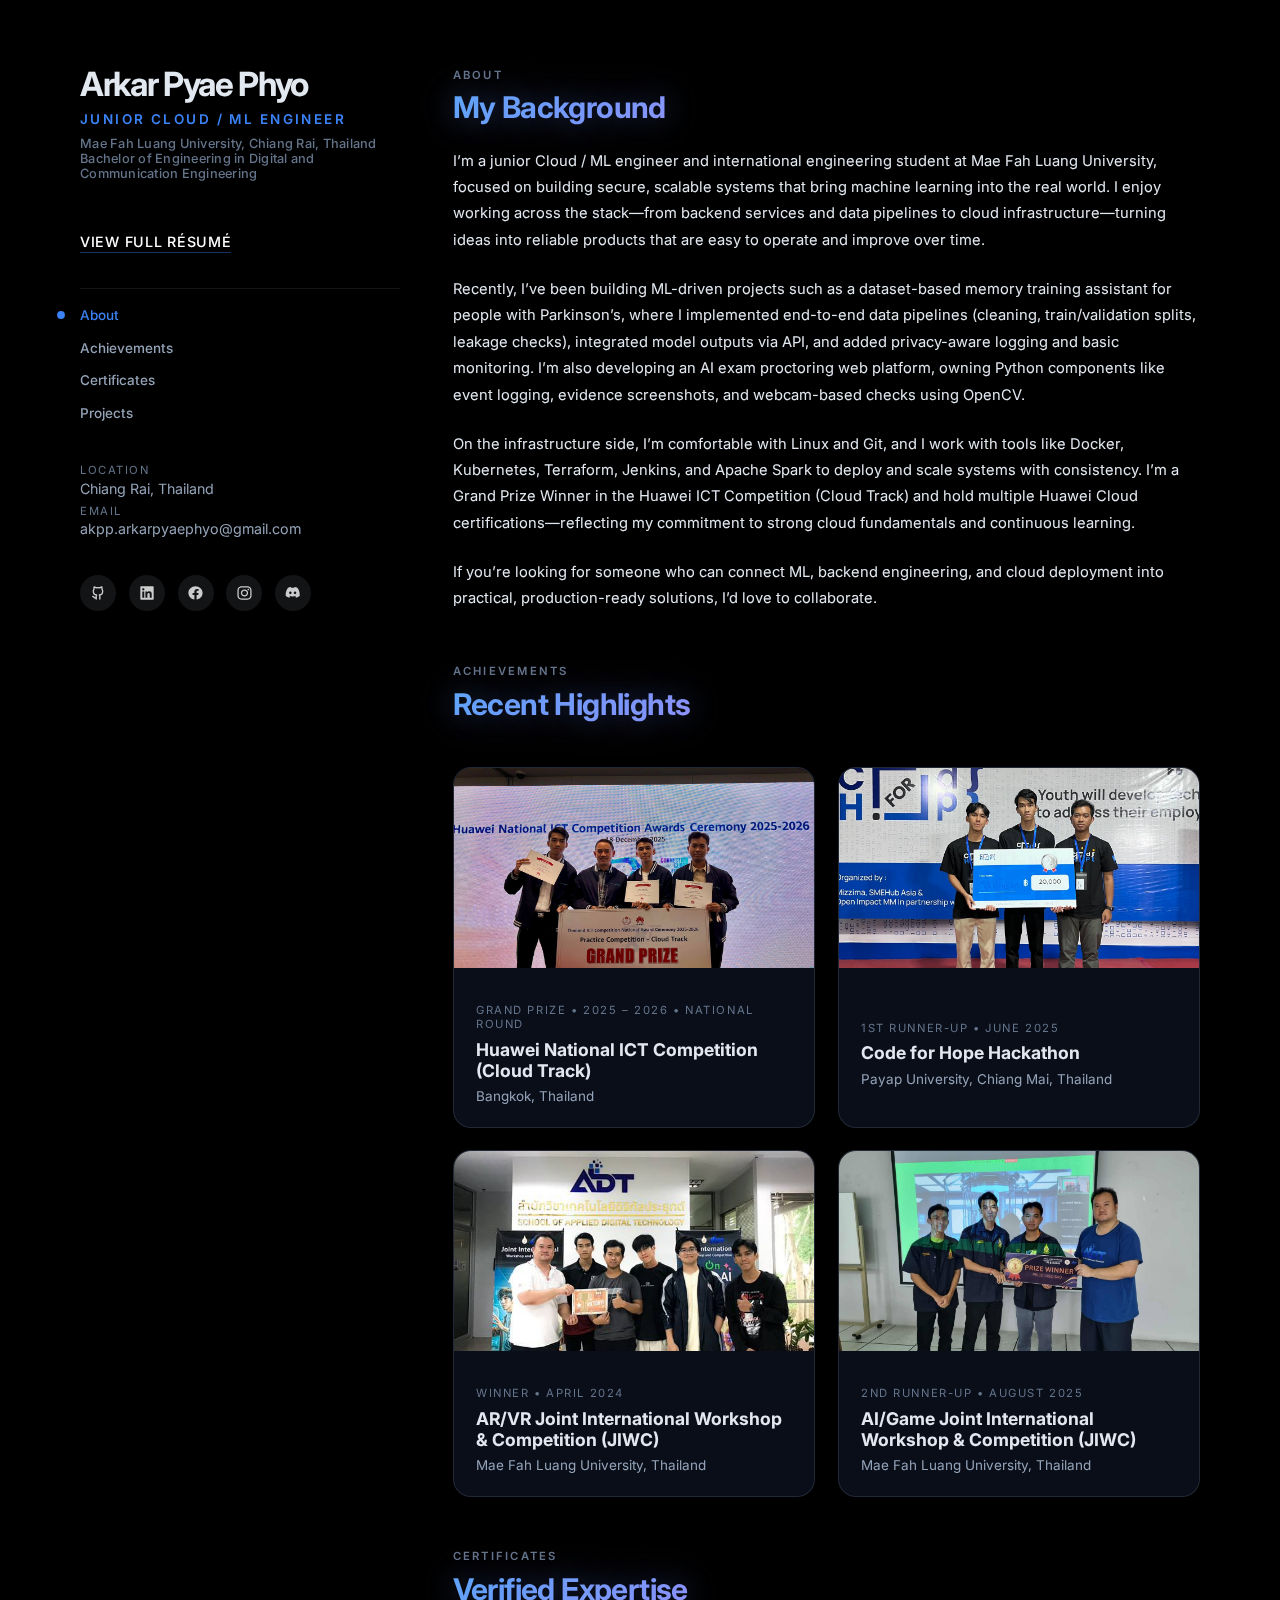
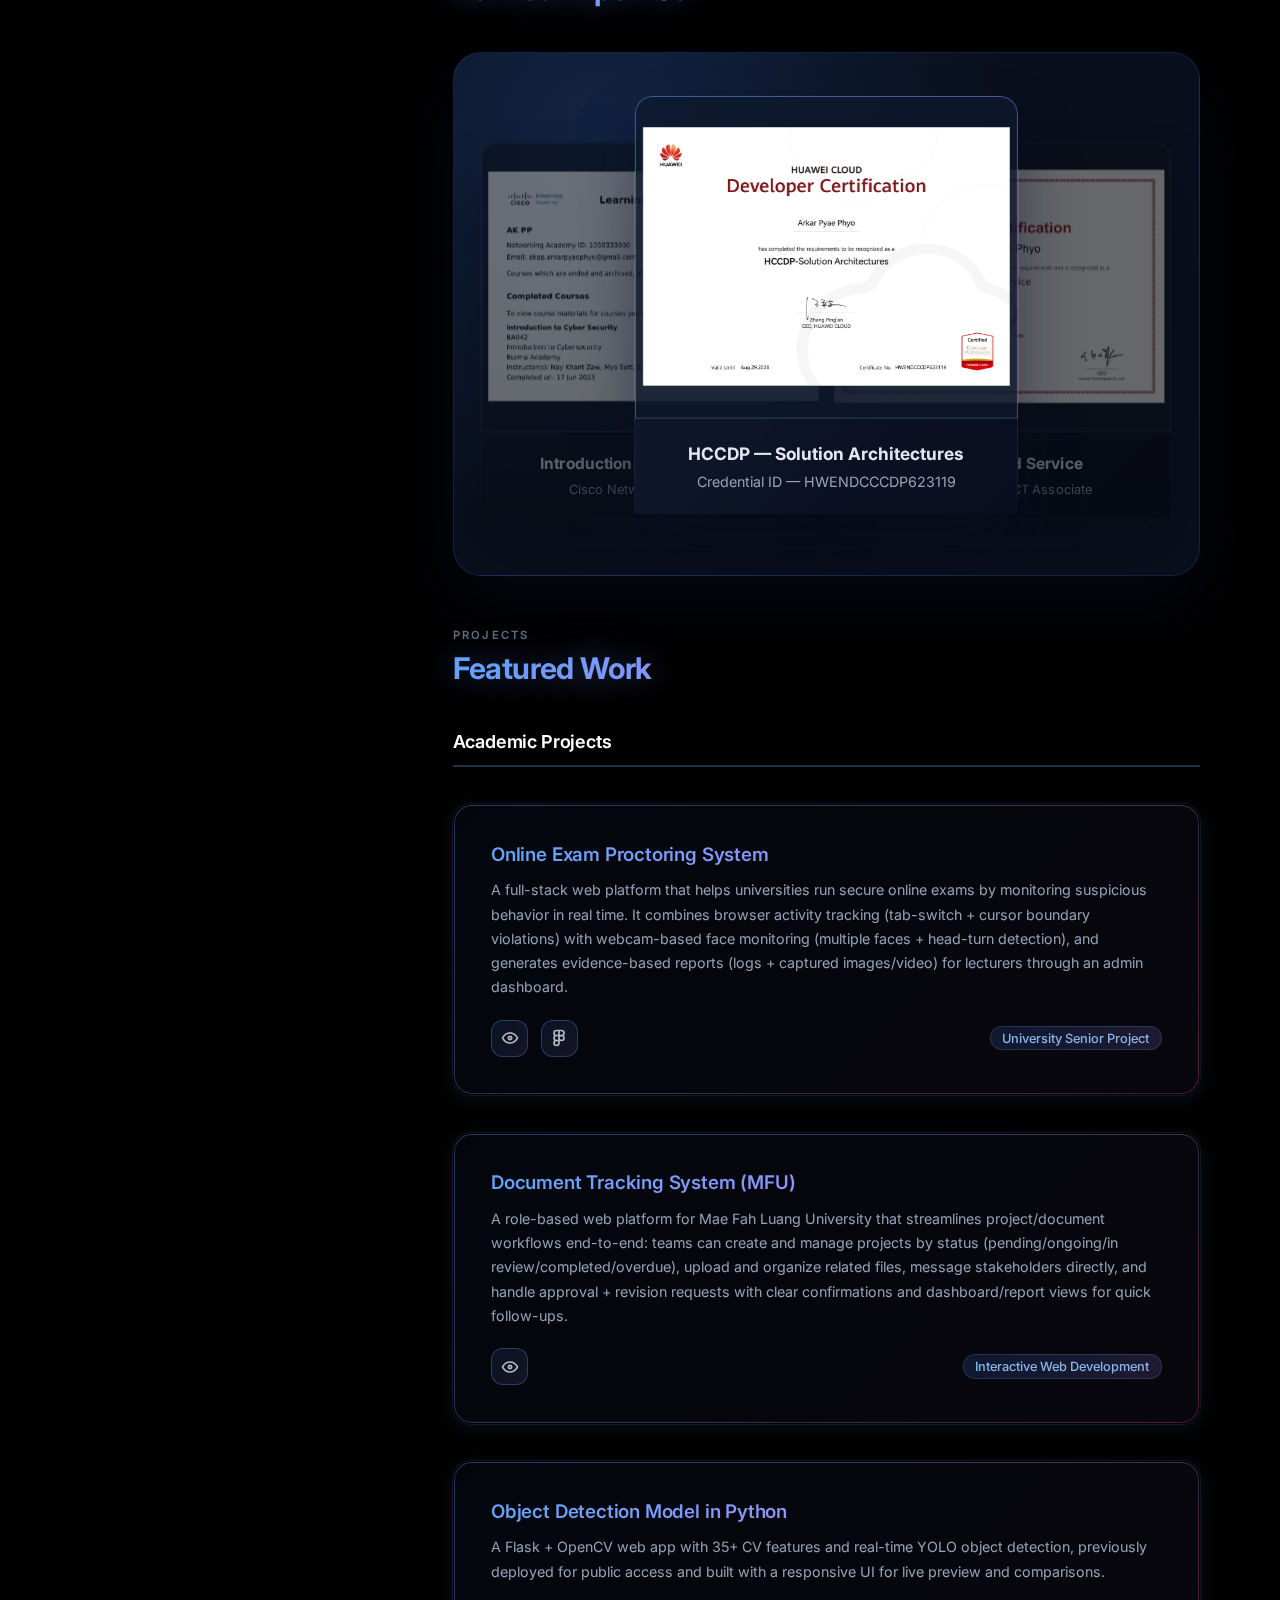
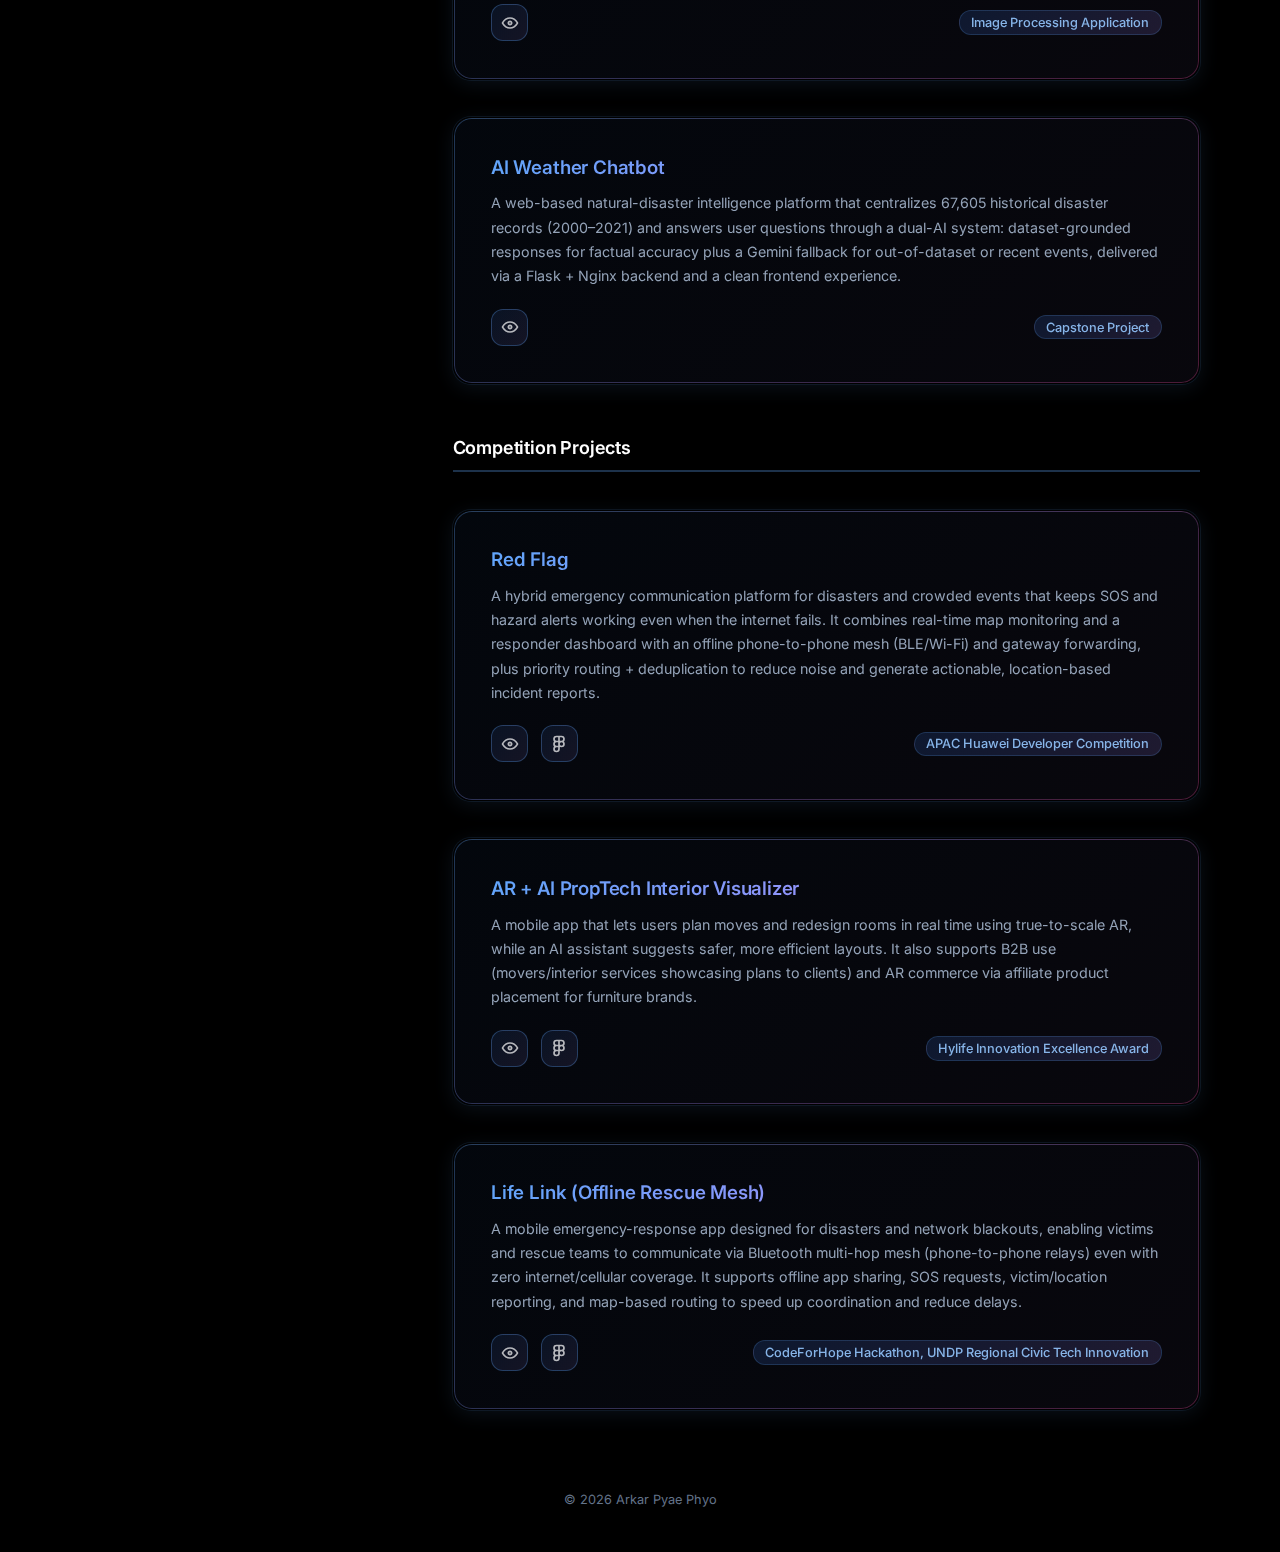
<file: index.html>
<!DOCTYPE html>
<html lang="en">
<head>
    <meta charset="UTF-8">
    <meta name="viewport" content="width=device-width, initial-scale=1.0">
    <title>Arkar Pyae Phyo — Cloud Engineer Portfolio</title>
    <meta name="description" content="Portfolio of Arkar Pyae Phyo, a junior cloud and ML engineer focused on building resilient, production-ready systems.">
    <meta name="author" content="Arkar Pyae Phyo">

    <link rel="preconnect" href="https://fonts.googleapis.com">
    <link rel="preconnect" href="https://fonts.gstatic.com" crossorigin>
    <link href="https://fonts.googleapis.com/css2?family=Inter:wght@300;400;500;600;700&display=swap" rel="stylesheet">
    <link rel="stylesheet" href="https://cdnjs.cloudflare.com/ajax/libs/font-awesome/6.5.2/css/all.min.css" integrity="sha512-dNMnEf6rjXwzAV/QXp1S8MaqkOawx2UY8ailqXFz3vGN9VOGBev5nYeD1yfknhk+aoCA8DmFumiQJFDaB1zlrw==" crossorigin="anonymous" referrerpolicy="no-referrer" />

    <link rel="icon" type="image/png" href="images/s.png">
    <link rel="stylesheet" href="css/styles.css">
</head>
<body>
    <div class="page-shell">
        <aside class="profile-panel">
            <div class="profile-intro">
                <h1 class="profile-name">Arkar Pyae Phyo</h1>
                <p class="profile-eyebrow">Junior Cloud / ML Engineer</p>
                <p class="profile-subheading">Mae Fah Luang University, Chiang Rai, Thailand  Bachelor of Engineering in Digital and Communication Engineering</p>
            </div>

            <p class="profile-resume-link">
                <a href="#" id="download-cv" class="resume-link">View Full Résumé</a>
            </p>

            <nav class="section-nav" aria-label="Section navigation">
                <a class="nav-link active" href="#about">About</a>
                <a class="nav-link" href="#achievements">Achievements</a>
                <a class="nav-link" href="#certificates">Certificates</a>
                <a class="nav-link" href="#projects">Projects</a>
            </nav>

            <div class="profile-meta">
                <div class="meta-item">
                    <span class="meta-label">Location</span>
                    <span class="meta-value">Chiang Rai, Thailand</span>
                </div>
                <div class="meta-item">
                    <span class="meta-label">Email</span>
                    <a class="meta-value" href="mailto:akpp.arkarpyaephyo@gmail.com">akpp.arkarpyaephyo@gmail.com</a>
                </div>
            </div>

            <div class="social-links" aria-label="Social links">
                <a href="https://github.com/Arkar-Pyae-Phyo" aria-label="GitHub">
                    <img src="svg/github.svg" alt="GitHub">
                </a>
                <a href="https://www.linkedin.com/in/arkar-pyae-phyo" aria-label="LinkedIn">
                    <img src="svg/linkedin.svg" alt="LinkedIn">
                </a>
                <a href="https://www.facebook.com/arkar.pyae.phyo.694912" aria-label="Facebook">
                    <img src="svg/facebook.svg" alt="Facebook">
                </a>
                <a href="https://www.instagram.com/akpp_11trackk/" aria-label="Instagram">
                    <img src="svg/instagram.svg" alt="Instagram">
                </a>
                <a href="https://discord.com/users/1193816675175366671" aria-label="Discord">
                    <img src="svg/discord.svg" alt="Discord">
                </a>
            </div>
        </aside>

        <main class="content-area">
            <section id="about" class="panel panel-plain" aria-label="About">
                <div class="panel-heading">
                    <span class="panel-tag">About</span>
                    <h2>My Background</h2>
                </div>
                <div class="panel-body about-copy">
                    <p>I’m a junior Cloud / ML engineer and international engineering student at Mae Fah Luang University, focused on building secure, scalable systems that bring machine learning into the real world. I enjoy working across the stack—from backend services and data pipelines to cloud infrastructure—turning ideas into reliable products that are easy to operate and improve over time.</p>

                    <p>Recently, I’ve been building ML-driven projects such as a dataset-based memory training assistant for people with Parkinson’s, where I implemented end-to-end data pipelines (cleaning, train/validation splits, leakage checks), integrated model outputs via API, and added privacy-aware logging and basic monitoring. I’m also developing an AI exam proctoring web platform, owning Python components like event logging, evidence screenshots, and webcam-based checks using OpenCV.</p>

                    <p>On the infrastructure side, I’m comfortable with Linux and Git, and I work with tools like Docker, Kubernetes, Terraform, Jenkins, and Apache Spark to deploy and scale systems with consistency. I’m a Grand Prize Winner in the Huawei ICT Competition (Cloud Track) and hold multiple Huawei Cloud certifications—reflecting my commitment to strong cloud fundamentals and continuous learning.</p>

                    <p>If you’re looking for someone who can connect ML, backend engineering, and cloud deployment into practical, production-ready solutions, I’d love to collaborate.</p>
                </div>
            </section>

            <section id="achievements" class="panel panel-borderless" aria-labelledby="achievements-title">
                <div class="panel-heading">
                    <span class="panel-tag">Achievements</span>
                    <h2 id="achievements-title">Recent Highlights</h2>
                </div>
                <div class="achievements-grid">
                    <article class="achievement-card">
                        <div class="achievement-media">
                            <img src="images/huawei.jpg" alt="Huawei National ICT Competition Grand Prize" loading="lazy">
                        </div>
                        <div class="achievement-content">
                            <span class="achievement-meta">Grand Prize • 2025 – 2026 • National Round</span>
                            <h3>Huawei National ICT Competition (Cloud Track)</h3>
                            <p class="achievement-location">Bangkok, Thailand</p>
                        </div>
                    </article>

                    <article class="achievement-card">
                        <div class="achievement-media">
                            <img src="images/photo_2025-09-12_18-47-09.jpg" alt="Code for Hope Hackathon 1st Runner Up" loading="lazy">
                        </div>
                        <div class="achievement-content">
                            <span class="achievement-meta">1st Runner-Up • June 2025</span>
                            <h3>Code for Hope Hackathon</h3>
                            <p class="achievement-location">Payap University, Chiang Mai, Thailand</p>
                        </div>
                    </article>

                    <article class="achievement-card">
                        <div class="achievement-media">
                            <img src="images/photo_2025-09-12_18-47-11.jpg" alt="AR/VR JIWC 2024 Winner" loading="lazy">
                        </div>
                        <div class="achievement-content">
                            <span class="achievement-meta">Winner • April 2024</span>
                            <h3>AR/VR Joint International Workshop &amp; Competition (JIWC)</h3>
                            <p class="achievement-location">Mae Fah Luang University, Thailand</p>
                        </div>
                    </article>

                    <article class="achievement-card">
                        <div class="achievement-media">
                            <img src="images/photo_2025-09-12_18-47-06.jpg" alt="AI/GAME JIWC 2025 Second Runner-Up" loading="lazy">
                        </div>
                        <div class="achievement-content">
                            <span class="achievement-meta">2nd Runner-Up • August 2025</span>
                            <h3>AI/Game Joint International Workshop &amp; Competition (JIWC)</h3>
                            <p class="achievement-location">Mae Fah Luang University, Thailand</p>
                        </div>
                    </article>
                </div>
            </section>

            <section id="certificates" class="panel panel-borderless" aria-labelledby="certificates-title">
                <div class="panel-heading">
                    <span class="panel-tag">Certificates</span>
                    <h2 id="certificates-title">Verified Expertise</h2>
                </div>
                <div class="certificate-carousel" aria-label="Certificate carousel">
                    <div class="carousel-stage">
                        <div class="carousel-track">
                            <article class="certificate-slide active" data-index="0">
                                <div class="certificate-visual">
                                    <img src="images/HCCDP-Solution Architectures.png" alt="HCCDP Solution Architectures certificate" loading="lazy">
                                </div>
                                <div class="certificate-caption">
                                    <h3>HCCDP — Solution Architectures</h3>
                                    <p>Credential ID — HWENDCCCDP623119</p>
                                </div>
                            </article>

                            <article class="certificate-slide" data-index="1">
                                <div class="certificate-visual">
                                    <img src="images/HCIA_Cloud_Service.jpg" alt="HCIA Cloud Service certificate" loading="lazy">
                                </div>
                                <div class="certificate-caption">
                                    <h3>HCIA — Cloud Service</h3>
                                    <p>Huawei Certified ICT Associate</p>
                                </div>
                            </article>

                            <article class="certificate-slide" data-index="2">
                                <div class="certificate-visual">
                                    <img src="images/HCIA_Iot.jpg" alt="HCIA IoT certificate" loading="lazy">
                                </div>
                                <div class="certificate-caption">
                                    <h3>HCIA — IoT</h3>
                                    <p>Huawei Certified ICT Associate</p>
                                </div>
                            </article>

                            <article class="certificate-slide" data-index="3">
                                <div class="certificate-visual">
                                    <img src="images/HCCDA - Cloud Native.png" alt="HCCDA Cloud Native certificate" loading="lazy">
                                </div>
                                <div class="certificate-caption">
                                    <h3>HCCDA — Cloud Native</h3>
                                    <p>Credential ID — HWENDCCNDA030722</p>
                                </div>
                            </article>

                            <article class="certificate-slide" data-index="4">
                                <div class="certificate-visual">
                                    <img src="images/hccda-tech essentials.png" alt="HCCDA Tech Essentials certificate" loading="lazy">
                                </div>
                                <div class="certificate-caption">
                                    <h3>HCCDA — Tech Essentials</h3>
                                    <p>Credential ID — HWDCTEDA731963</p>
                                </div>
                            </article>

                            <article class="certificate-slide" data-index="5">
                                <div class="certificate-visual">
                                    <img src="images/HCCDA Ai.png" alt="HCCDA AI certificate" loading="lazy">
                                </div>
                                <div class="certificate-caption">
                                    <h3>HCCDA — AI</h3>
                                    <p>Credential ID — HWENDCAIDA093639</p>
                                </div>
                            </article>

                            <article class="certificate-slide" data-index="6">
                                <div class="certificate-visual">
                                    <img src="images/HCCDP-Cloud Migration.png" alt="HCCDP Cloud Migration certificate" loading="lazy">
                                </div>
                                <div class="certificate-caption">
                                    <h3>HCCDP — Cloud Migration</h3>
                                    <p>Credential ID — HWENDCCCDP770815</p>
                                </div>
                            </article>

                            <article class="certificate-slide" data-index="7">
                                <div class="certificate-visual">
                                    <img src="images/Cybersecurity_Foundation_Student_Certificate (1)_page-0001.jpg" alt="Cybersecurity Foundation certificate" loading="lazy">
                                </div>
                                <div class="certificate-caption">
                                    <h3>Cybersecurity Foundation</h3>
                                    <p>Palo Alto Networks Cybersecurity Academy</p>
                                </div>
                            </article>

                            <article class="certificate-slide" data-index="8">
                                <div class="certificate-visual">
                                    <img src="images/NetAcad Learning Transcript_page-0001.jpg" alt="Cisco Introduction to Cyber Security certificate" loading="lazy">
                                </div>
                                <div class="certificate-caption">
                                    <h3>Introduction to Cyber Security</h3>
                                    <p>Cisco Networking Academy</p>
                                </div>
                            </article>
                        </div>
                    </div>
                </div>
            </section>

            <section id="projects" class="panel panel-borderless" aria-labelledby="projects-title">
                <div class="panel-heading">
                    <span class="panel-tag">Projects</span>
                    <h2 id="projects-title">Featured Work</h2>
                </div>
                
                <div class="projects-section">
                    <h3 class="projects-category">Academic Projects</h3>
                    <div class="projects-grid">
                        <article class="project-card">
                            <div class="project-content">
                                <h4 class="project-title">Online Exam Proctoring System</h4>
                                <p class="project-description">A full-stack web platform that helps universities run secure online exams by monitoring suspicious behavior in real time. It combines browser activity tracking (tab-switch + cursor boundary violations) with webcam-based face monitoring (multiple faces + head-turn detection), and generates evidence-based reports (logs + captured images/video) for lecturers through an admin dashboard.</p>
                                <div class="project-links">
                                    <div class="project-links-icons">
                                        <a href="pdf/Online Exam Proctoring System.pdf" target="_blank" class="project-link" aria-label="View PDF">
                                            <img src="svg/eye.svg" alt="View PDF">
                                        </a>
                                        <a href="https://www.figma.com/design/4b5IkMAHK9R6jRjycX0ghc/Senior-Project?node-id=0-1&p=f&t=ryE81P9G4N6ItN7R-0" target="_blank" class="project-link" aria-label="View Figma">
                                            <img src="svg/figma.svg" alt="View Figma">
                                        </a>
                                    </div>
                                    <p class="project-meta">University Senior Project</p>
                                </div>
                            </div>
                        </article>

                        <article class="project-card">
                            <div class="project-content">
                                <h4 class="project-title">Document Tracking System (MFU)</h4>
                                <p class="project-description">A role-based web platform for Mae Fah Luang University that streamlines project/document workflows end-to-end: teams can create and manage projects by status (pending/ongoing/in review/completed/overdue), upload and organize related files, message stakeholders directly, and handle approval + revision requests with clear confirmations and dashboard/report views for quick follow-ups.</p>
                                <div class="project-links">
                                    <div class="project-links-icons">
                                        <a href="pdf/Document Tracking System (MFU).pdf" target="_blank" class="project-link" aria-label="View PDF">
                                            <img src="svg/eye.svg" alt="View PDF">
                                        </a>
                                    </div>
                                    <p class="project-meta">Interactive Web Development</p>
                                </div>
                            </div>
                        </article>

                        <article class="project-card">
                            <div class="project-content">
                                <h4 class="project-title">Object Detection Model in Python</h4>
                                <p class="project-description">A Flask + OpenCV web app with 35+ CV features and real-time YOLO object detection, previously deployed for public access and built with a responsive UI for live preview and comparisons.</p>
                                <div class="project-links">
                                    <div class="project-links-icons">
                                        <a href="pdf/Object Detection Model in Python.pdf" target="_blank" class="project-link" aria-label="View PDF">
                                            <img src="svg/eye.svg" alt="View PDF">
                                        </a>
                                    </div>
                                    <p class="project-meta">Image Processing Application</p>
                                </div>
                            </div>
                        </article>

                        <article class="project-card">
                            <div class="project-content">
                                <h4 class="project-title">AI Weather Chatbot</h4>
                                <p class="project-description">A web-based natural-disaster intelligence platform that centralizes 67,605 historical disaster records (2000–2021) and answers user questions through a dual-AI system: dataset-grounded responses for factual accuracy plus a Gemini fallback for out-of-dataset or recent events, delivered via a Flask + Nginx backend and a clean frontend experience.</p>
                                <div class="project-links">
                                    <div class="project-links-icons">
                                        <a href="pdf/AI Weather Chatbot.pdf" target="_blank" class="project-link" aria-label="View PDF">
                                            <img src="svg/eye.svg" alt="View PDF">
                                        </a>
                                    </div>
                                    <p class="project-meta">Capstone Project</p>
                                </div>
                            </div>
                        </article>
                    </div>
                </div>

                <div class="projects-section">
                    <h3 class="projects-category">Competition Projects</h3>
                    <div class="projects-grid">
                        <article class="project-card">
                            <div class="project-content">
                                <h4 class="project-title">Red Flag</h4>
                                <p class="project-description">A hybrid emergency communication platform for disasters and crowded events that keeps SOS and hazard alerts working even when the internet fails. It combines real-time map monitoring and a responder dashboard with an offline phone-to-phone mesh (BLE/Wi-Fi) and gateway forwarding, plus priority routing + deduplication to reduce noise and generate actionable, location-based incident reports.</p>
                                <div class="project-links">
                                    <div class="project-links-icons">
                                        <a href="pdf/Red Flag.pdf" target="_blank" class="project-link" aria-label="View PDF">
                                            <img src="svg/eye.svg" alt="View PDF">
                                        </a>
                                        <a href="https://www.figma.com/proto/xG8Ns3dylSn4Fi3mG1mtNj/FREE-LANCE-APPS?node-id=117-268&t=Tx4m22usBcmlPFXO-1&starting-point-node-id=91%3A881" target="_blank" class="project-link" aria-label="View Figma">
                                            <img src="svg/figma.svg" alt="View Figma">
                                        </a>
                                    </div>
                                    <p class="project-meta">APAC Huawei Developer Competition</p>
                                </div>
                            </div>
                        </article>

                        <article class="project-card">
                            <div class="project-content">
                                <h4 class="project-title">AR + AI PropTech Interior Visualizer</h4>
                                <p class="project-description">A mobile app that lets users plan moves and redesign rooms in real time using true-to-scale AR, while an AI assistant suggests safer, more efficient layouts. It also supports B2B use (movers/interior services showcasing plans to clients) and AR commerce via affiliate product placement for furniture brands.</p>
                                <div class="project-links">
                                    <div class="project-links-icons">
                                        <a href="pdf/AR + AI PropTech Interior Visualizer.pdf" target="_blank" class="project-link" aria-label="View PDF">
                                            <img src="svg/eye.svg" alt="View PDF">
                                        </a>
                                        <a href="https://www.figma.com/proto/rwPFRxnP9dPCYGRS6PP7zV/hylife_demo_2025?node-id=4-16&t=V093KAXBOxHuG4oL-1&scaling=scale-down&content-scaling=fixed&page-id=0%3A1&starting-point-node-id=8%3A2&show-proto-sidebar=1&fbclid=IwY2xjawNrL4dleHRuA2FlbQIxMABicmlkETF1VDQxbHlVaDFQTjNoVVBYAR5bS4vL5aJgYWLeGe2-6tKwGK4BxNXCk_Avcu_RtIUrpLOhjvKKc-aO81CJ3g_aem_FuHWLNQqwMvawojyUOc-VA" target="_blank" class="project-link" aria-label="View Figma">
                                            <img src="svg/figma.svg" alt="View Figma">
                                        </a>
                                    </div>
                                    <p class="project-meta">Hylife Innovation Excellence Award</p>
                                </div>
                            </div>
                        </article>

                        <article class="project-card">
                            <div class="project-content">
                                <h4 class="project-title">Life Link (Offline Rescue Mesh)</h4>
                                <p class="project-description">A mobile emergency-response app designed for disasters and network blackouts, enabling victims and rescue teams to communicate via Bluetooth multi-hop mesh (phone-to-phone relays) even with zero internet/cellular coverage. It supports offline app sharing, SOS requests, victim/location reporting, and map-based routing to speed up coordination and reduce delays.</p>
                                <div class="project-links">
                                    <div class="project-links-icons">
                                        <a href="pdf/Life Link (Offline Rescue Mesh).pdf" target="_blank" class="project-link" aria-label="View PDF">
                                            <img src="svg/eye.svg" alt="View PDF">
                                        </a>
                                        <a href="https://www.figma.com/proto/xG8Ns3dylSn4Fi3mG1mtNj/FREE-LANCE-APPS?node-id=117-268&t=Tx4m22usBcmlPFXO-1&starting-point-node-id=91%3A881" target="_blank" class="project-link" aria-label="View Figma">
                                            <img src="svg/figma.svg" alt="View Figma">
                                        </a>
                                    </div>
                                    <p class="project-meta">CodeForHope Hackathon, UNDP Regional Civic Tech Innovation</p>
                                </div>
                            </div>
                        </article>
                    </div>
                </div>
            </section>
        </main>
    </div>

    <footer class="page-footer">
        <p>© 2026 Arkar Pyae Phyo</p>
    </footer>

    <script src="js/script.js"></script>
</body>
</html>
</file>
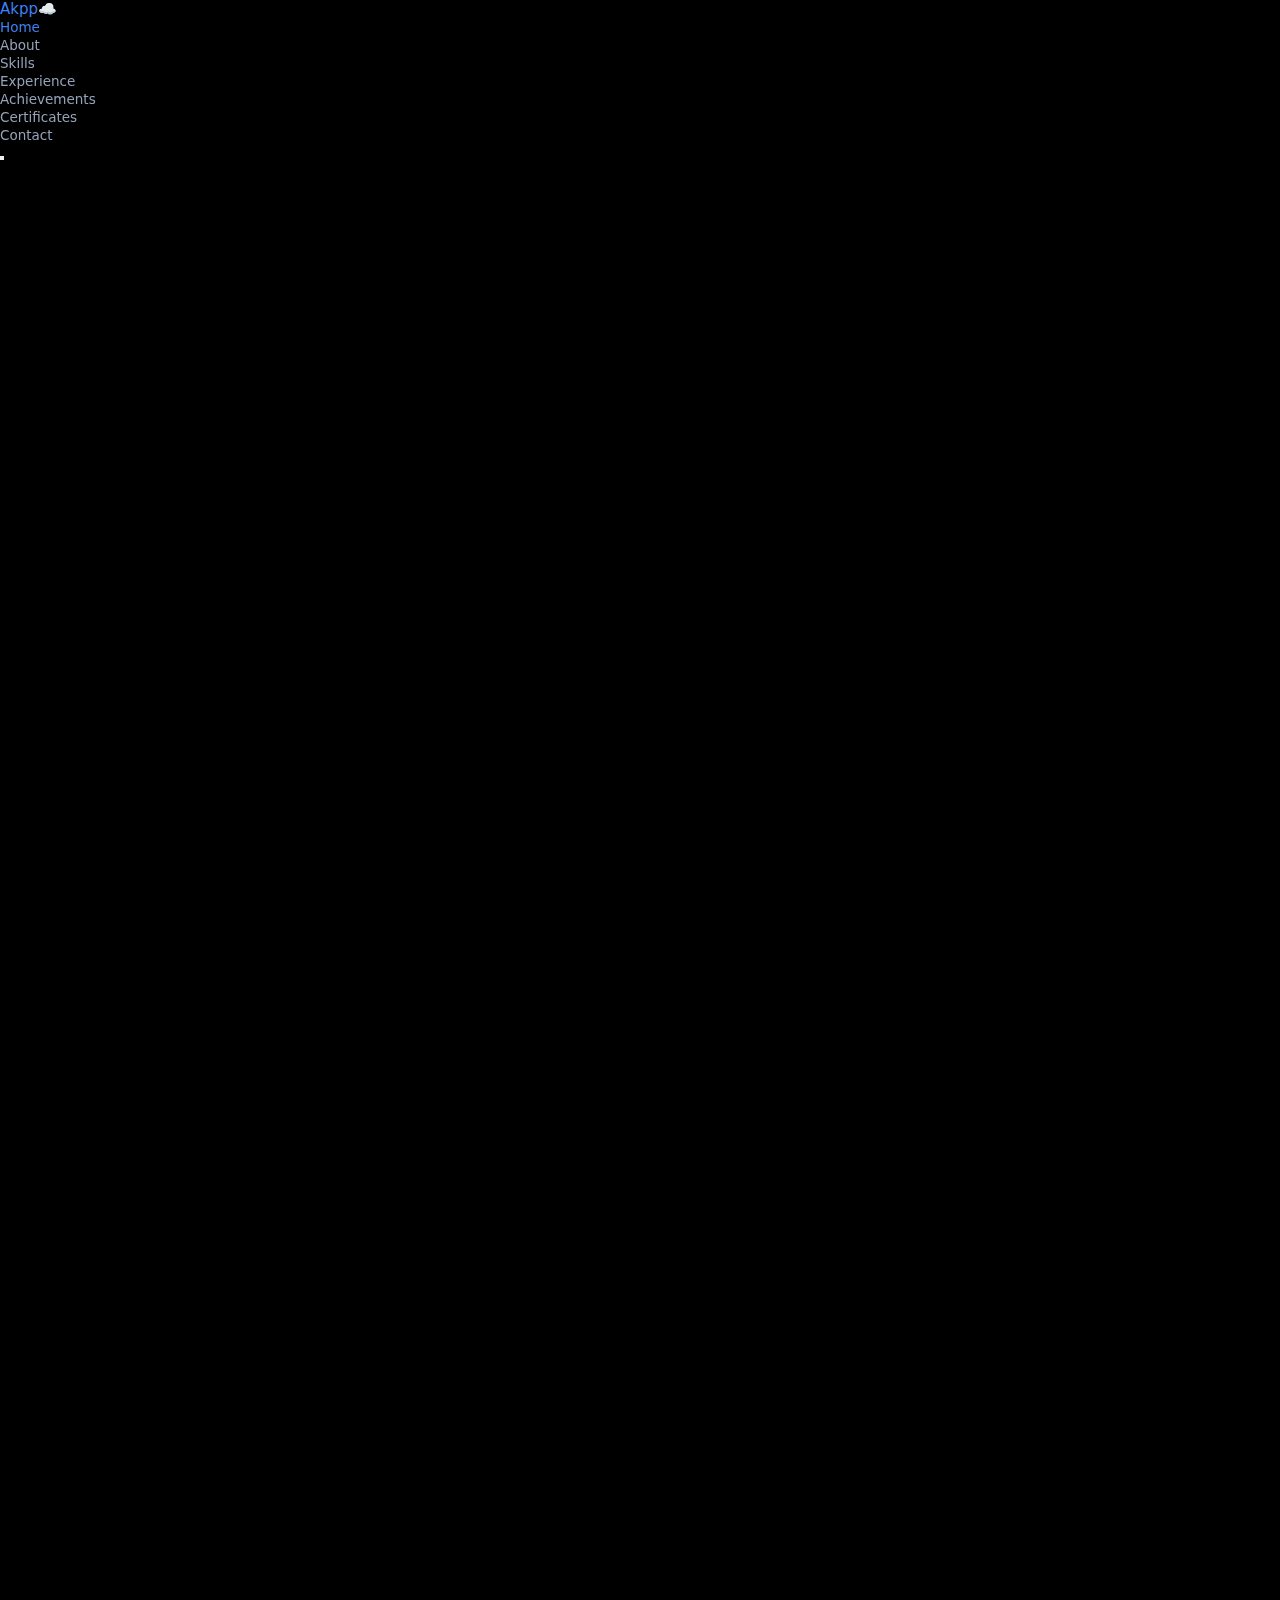
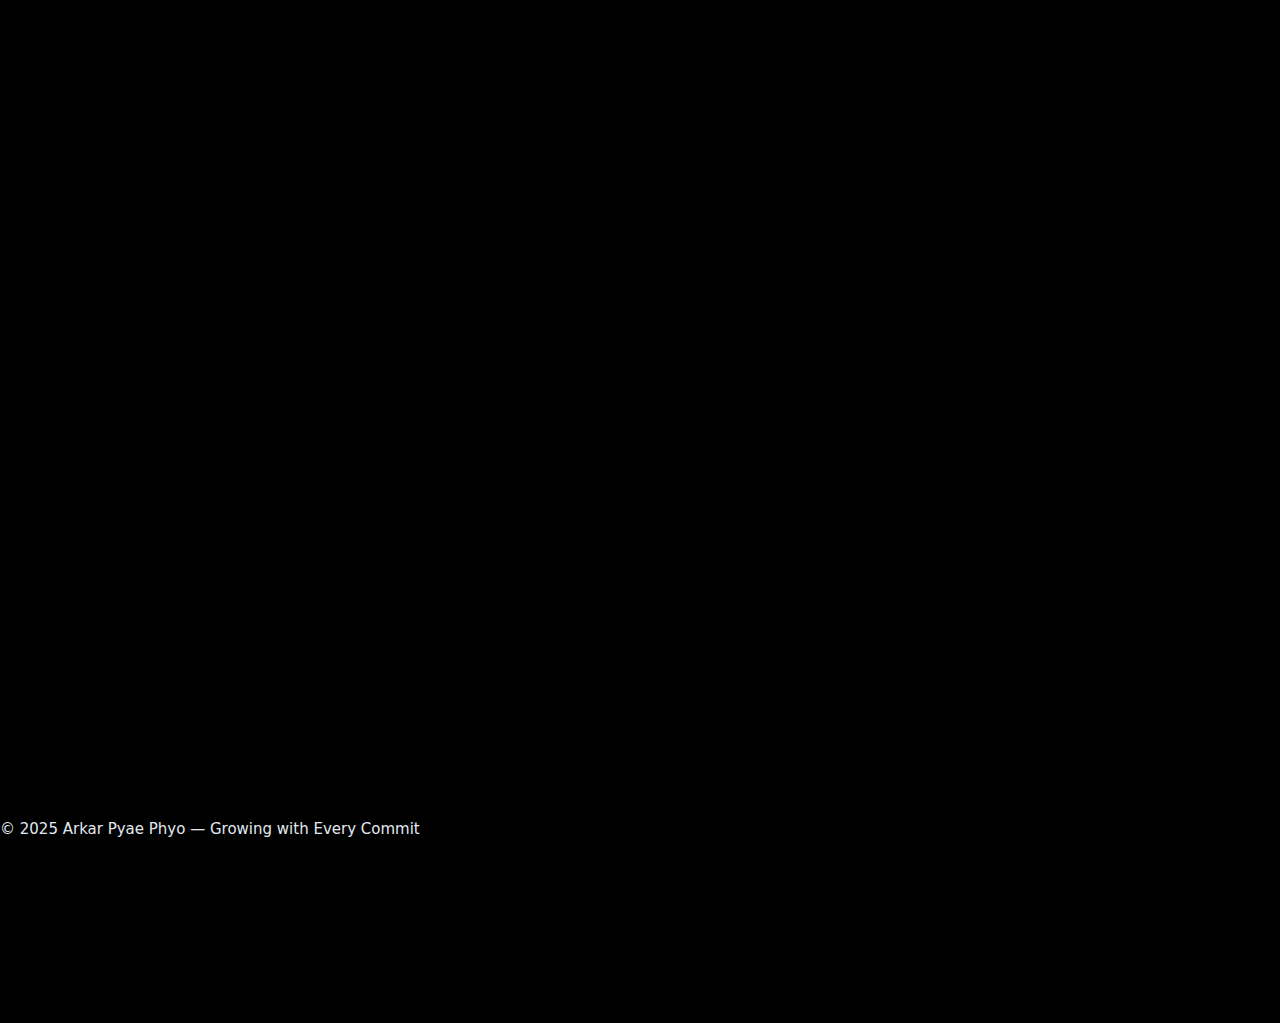
<file: portfolio_new.html>
<!DOCTYPE html>
<html lang="en">
<head  >        
    <meta name="viewport" content="width=device-width, initial-scale=1.0">
    <title>Arkar Pyae Phyo - Modern Tech Portfolio</title>
    
    <!-- SEO Meta Tags -->
    <meta name="description" content="Arkar Pyae Phyo - Full Stack Developer & Software Engineer. Expert in Python, JavaScript, React, Node.js, and modern web technologies.">
    <meta name="keywords" content="Arkar Pyae Phyo, Full Stack Developer, Software Engineer, Python, JavaScript, React, Portfolio">
    <meta name="author" content="Arkar Pyae Phyo">
    
    <!-- Open Graph Meta Tags -->
    <meta property="og:title" content="Arkar Pyae Phyo - Modern Tech Portfolio">
    <meta property="og:description" content="Full Stack Developer & Software Engineer specializing in modern web technologies">
    <meta property="og:type" content="website">
    <meta property="og:url" content="https://arkarpp.dev">
    
    <!-- Fonts -->
    <link rel="preconnect" href="https://fonts.googleapis.com">
    <link rel="preconnect" href="https://fonts.gstatic.com" crossorigin>
    
    <!-- Icons -->
    <link rel="stylesheet" href="https://cdnjs.cloudflare.com/ajax/libs/font-awesome/6.4.0/css/all.min.css">
    
    <!-- AOS Animation Library -->
    <link href="https://unpkg.com/aos@2.3.1/dist/aos.css" rel="stylesheet">
    
    <!-- Custom CSS -->
    <link rel="stylesheet" href="css/styles.css">
    
    <!-- Favicon -->
    <link rel="icon" type="image/x-icon" href="data:image/svg+xml,<svg xmlns='http://www.w3.org/2000/svg' viewBox='0 0 100 100'><text y='.9em' font-size='90'>💻</text></svg>">
</head>
<body>
    <!-- Navigation -->
    <nav class="navbar" id="navbar">
        <div class="navbar-container">
            <a href="#home" class="navbar-brand">Akpp☁️</a>
            
            <ul class="navbar-menu" id="nav-menu">
                <li><a href="#home" class="nav-link active">Home</a></li>
                <li><a href="#about" class="nav-link">About</a></li>
                <li><a href="#skills" class="nav-link">Skills</a></li>
                <li><a href="#experience" class="nav-link">Experience</a></li>
                <li><a href="#achievements" class="nav-link">Achievements</a></li>
                <li><a href="#certificates" class="nav-link">Certificates</a></li>
                <li><a href="#contact" class="nav-link">Contact</a></li>
            </ul>
            
            <button class="nav-toggle" id="nav-toggle">
                <span></span>
                <span></span>
                <span></span>
            </button>
        </div>
        <div class="progress-bar" id="progress-bar"></div>
    </nav>

    <!-- Hero Section -->
    <section id="home" class="hero">
        <div class="hero-terminal" data-aos="fade-up" data-aos-duration="1000">
            <div class="terminal-header">
                <div class="terminal-buttons">
                    <div class="terminal-button close"></div>
                    <div class="terminal-button minimize"></div>
                    <div class="terminal-button maximize"></div>
                </div>
                <div class="terminal-title">@portfolio:~</div>
            </div>
            
            <div class="terminal-content">
                <div class="command-line">
                    <span class="prompt">➜ ~</span>
                    <span class="typing-animation" data-text="whoami">whoami</span>
                </div>
                
                <h1 class="hero-name">ARKAR PYAE PHYO</h1>

                <p class="hero-title">Junior Cloud Engineer & Developer</p>
                
                <div class="command-line">
                    <span class="prompt">➜ ~</span>
                    <span class="typing-animation" data-text="ls skills/">ls skills/</span>
                </div>
                
                <div class="hero-skills">
                    <span class="skill-tag">Python</span>
                    <span class="skill-tag">JavaScript</span>
                    <span class="skill-tag">HTML</span>
                    <span class="skill-tag">CSS</span>
                    <span class="skill-tag">SQL</span>
                </div>
                
                <div class="hero-cta">
                    <a href="#" onclick="downloadCV()" class="cta-button cta-primary">
                        <i class="fas fa-download"></i>
                        Download CV
                    </a>
                    <a href="#contact" class="cta-button cta-secondary">
                        <i class="fas fa-phone"></i>
                        Contact Me
                    </a>
                </div>
            </div>
        </div>
    </section>

    <!-- About Section -->
    <section id="about" class="section">
        <div class="section-container">
            <div class="section-header" data-aos="fade-up">
                <h2 class="section-title">About</h2>
                <p class="section-subtitle">Get to know me better</p>
            </div>
            
            <div class="about-content">
                <div class="profile-section">  
                    <div class="education-card" data-aos="fade-right" data-aos-delay="200">
                        <h3>Education</h3>
                        <div class="education-info">
                            <h5>Mae Fah Luang University, Chiang Rai</h5>
                            <p class="education-period">August 2023 - PRESENT</p>
                            <p class="education-major">Bachelor of Engineering in Digital and Communication Engineering</p>
                            <p class="education-gpa">Current GPAX : 4.0</p>
                        </div>
                    </div>
                </div>
                
                <div class="about-terminal" data-aos="fade-left">
                    <div class="terminal-content">
                        <div class="about-command">
                            <span class="prompt">➜ ~</span>
                            <span class="command">cat about_me.txt</span>
                        </div>
                        <div class="about-text-content">
                            <p>
                                I am a Bachelor of Engineering student at Mae Fah Luang University, specializing in Digital and Communication Engineering. Alongside my studies, I work as a Junior Backend Developer at SkillFusion, where I support development projects and create educational content. With a strong interest in cloud computing, I aim to build scalable and secure systems that solve real-world challenges. I am eager to keep learning, growing, and contributing to projects that push technology forward and create meaningful impact.
                            </p>
                        </div>
                        
                        <div class="stats">
                            <div class="stat-item" data-aos="zoom-in" data-aos-delay="100">
                                <span class="stat-number">3+</span>
                                <span class="stat-label">Languages</span>
                            </div>
                            <div class="stat-item" data-aos="zoom-in" data-aos-delay="200">
                                <span class="stat-number">10+</span>
                                <span class="stat-label">Projects Completed</span>
                            </div>
                            <div class="stat-item" data-aos="zoom-in" data-aos-delay="300">
                                <span class="stat-number">5+</span>
                                <span class="stat-label">Technologies</span>
                            </div>
                        </div>
                    </div>
                </div>
            </div>
        </div>
    </section>

    <!-- Skills Section -->
    <section id="skills" class="section">
        <div class="section-container">
            <div class="section-header" data-aos="fade-up">
                <h3 class="section-title">Technical Skills</h3>
                <p class="section-subtitle">Proficient in cloud platforms, programming, and DevOps tools with a strong foundation in networking and security.</p>
            </div>
            
            <div class="skills-grid">
                <div class="skill-category-card" data-aos="fade-up" data-aos-delay="100">
                    <div class="category-header">
                        <div class="category-icon">
                            <i class="fas fa-code"></i>
                        </div>
                        <h3 class="category-title">PROGRAMMING LANGUAGES</h3>
                    </div>
                    <div class="skills-logo-grid">
                        <div class="skill-logo-item">
                            <div class="skill-icon python">
                                <i class="fab fa-python"></i>
                            </div>
                            <span class="skill-name">Python</span>
                        </div>
                        
                        <div class="skill-logo-item">
                            <div class="skill-icon java">
                                <i class="fab fa-java"></i>
                            </div>
                            <span class="skill-name">Java</span>
                        </div>
                        
                        <div class="skill-logo-item">
                            <div class="skill-icon csharp">
                                <i class="fab fa-microsoft"></i>
                            </div>
                            <span class="skill-name">C#</span>
                        </div>
                        
                        <div class="skill-logo-item">
                            <div class="skill-icon html">
                                <i class="fab fa-html5"></i>
                            </div>
                            <span class="skill-name">HTML</span>
                        </div>
                        
                        <div class="skill-logo-item">
                            <div class="skill-icon css">
                                <i class="fab fa-css3-alt"></i>
                            </div>
                            <span class="skill-name">CSS</span>
                        </div>
                        
                        <div class="skill-logo-item">
                            <div class="skill-icon javascript">
                                <i class="fab fa-js-square"></i>
                            </div>
                            <span class="skill-name">JavaScript</span>
                        </div>
                    </div>
                </div>
                
                <div class="skill-category-card" data-aos="fade-up" data-aos-delay="200">
                    <div class="category-header">
                        <div class="category-icon">
                            <i class="fas fa-tools"></i>
                        </div>
                        <h3 class="category-title">TECHNOLOGIES</h3>
                    </div>
                    <div class="skills-logo-grid">
                        <div class="skill-logo-item">
                            <div class="skill-icon linux">
                                <i class="fab fa-linux"></i>
                            </div>
                            <span class="skill-name">Linux</span>
                        </div>
                        
                        <div class="skill-logo-item">
                            <div class="skill-icon docker">
                                <i class="fab fa-docker"></i>
                            </div>
                            <span class="skill-name">Docker</span>
                        </div>
                        
                        <div class="skill-logo-item">
                            <div class="skill-icon terraform">
                                <i class="fas fa-cube"></i>
                            </div>
                            <span class="skill-name">Terraform</span>
                        </div>
                        
                        <div class="skill-logo-item">
                            <div class="skill-icon git">
                                <i class="fab fa-git-alt"></i>
                            </div>
                            <span class="skill-name">Git</span>
                        </div>
                    </div>
                </div>
            </div>
        </div>
    </section>

    <!-- Work Experience Section -->
    <section id="experience" class="section">
        <div class="section-container">
            <div class="section-header" data-aos="fade-up">
                <h2 class="section-title">Work Experience</h2>
                <p class="section-subtitle">Highlights of my work experience</p>
            </div>
            
            <div class="experience-content">
                <div class="experience-card" data-aos="fade-up" data-aos-delay="100">
                    <div class="experience-header">
                        <div class="company-info">
                            <h3><span class="prompt">➜ </span>
                            <a href="https://skillfusion.tech/" class="company-name">skillfusion.tech</a></h3>
                        </div>
                        <h4 class="position-title">Junior Backend Developer</h4>
                        <div class="experience-period">
                            <span>December 2023 - Present</span>
                        </div>
                    </div>
                        
                        <ul class="achievement-list">
                            <li class="achievement-item">
                                <i class="fas fa-check-circle"></i>
                                <span>Developed and maintained the backend for an online education platform, enabling students to access video courses and learning materials.</span>
                            </li>
                            <li class="achievement-item">
                                <i class="fas fa-check-circle"></i>
                                <span>Implemented secure authentication and course management features for lecturers to create and manage their classes.</span>
                            </li>
                            <li class="achievement-item">
                                <i class="fas fa-check-circle"></i>
                                <span>Optimized database queries and APIs, improving system performance and user experience.</span>
                            </li>
                        </ul>
                        
                        <div class="tech-stack">
                            <h5>Technologies Used:</h5>
                            <div class="tech-tags">
                                <span class="tech-tag">Backend Development</span>
                                <span class="tech-tag">API Development</span>
                                <span class="tech-tag">Database Optimization</span>
                                <span class="tech-tag">Authentication</span>
                            </div>
                        </div>
                    </div>
                </div>
            </div>
        </div>
    </section>

    <!-- Achievements Section -->
    <section id="achievements" class="section">
        <div class="section-container">
            <div class="section-header" data-aos="fade-up">
                <h2 class="section-title">Achievements</h2>
                <p class="section-subtitle">Recognition and awards from competitions and workshops</p>
            </div>
            
            <div class="achievements-grid">
                <div class="achievement-card" data-aos="fade-up" data-aos-delay="100">
                    <div class="achievement-image-container">
                        <div class="achievement-image-placeholder">
                            <img src="images/photo_2025-09-12_18-47-09.jpg" class="award-image">
                        </div>
                    </div>
                    <div class="achievement-content">
                        <div class="achievement-rank first-runner">1st Runner-Up</div>
                        <h3 class="achievement-title">Code for Hope Hackathon</h3>
                        <div class="achievement-date">
                            <i class="fas fa-calendar-alt"></i>
                            <span>June 26-27, 2025</span>
                        </div>
                        <div class="achievement-location">
                            <i class="fas fa-map-marker-alt"></i>
                            <span>Payap University, Chiang Mai, Thailand</span>
                        </div>
                    </div>
                </div>
                
                <div class="achievement-card" data-aos="fade-up" data-aos-delay="200">
                    <div class="achievement-image-container">
                        <div class="achievement-image-placeholder">
                            <img src="images/photo_2025-09-12_18-47-11.jpg" class="award-image">
                        </div>
                    </div>
                    <div class="achievement-content">
                        <div class="achievement-rank winner">Winner</div>
                        <h3 class="achievement-title">AR/VR Joint International Workshop & Competition (JIWC) 2024</h3>
                        <div class="achievement-date">
                            <i class="fas fa-calendar-alt"></i>
                            <span>March 23 – April 6, 2024</span>
                        </div>
                        <div class="achievement-location">
                            <i class="fas fa-map-marker-alt"></i>
                            <span>Mae Fah Luang University, Chiang Rai, Thailand</span>
                        </div>
                        </div>
                </div>
                
                <div class="achievement-card" data-aos="fade-up" data-aos-delay="300">
                    <div class="achievement-image-container">
                        <div class="achievement-image-placeholder">
                            <img src="images/photo_2025-09-12_18-47-06.jpg"  class="award-image">
                        </div>
                    </div>
                    <div class="achievement-content">
                        <div class="achievement-rank second-runner">2nd Runner-Up</div>
                        <h3 class="achievement-title">AI/GAME Joint International Workshop and Competition (JIWC) 2025</h3>
                        <div class="achievement-date">
                            <i class="fas fa-calendar-alt"></i>
                            <span>August 9-24, 2025</span>
                        </div>
                        <div class="achievement-location">
                            <i class="fas fa-map-marker-alt"></i>
                            <span>Mae Fah Luang University, Chiang Rai, Thailand</span>
                        </div>
                    </div>
                </div>
            </div>
        </div>
    </section>

    <!-- Certificates Section -->
    <section id="certificates" class="section">
        <div class="section-container">
            <div class="section-header" data-aos="fade-up">
                <h2 class="section-title">Certificates</h2>
                <p class="section-subtitle">Professional certifications and achievements</p>
            </div>
            
            <div class="certificates-carousel" data-aos="fade-up" data-aos-delay="200">
                <div class="carousel-container">
                    
                    <!-- Navigation Buttons -->
                    <button class="carousel-btn carousel-btn-prev" id="prevBtn">
                        <i class="fas fa-chevron-left"></i>
                    </button>
                    
                    <button class="carousel-btn carousel-btn-next" id="nextBtn">
                        <i class="fas fa-chevron-right"></i>
                    </button>
                    
                    <!-- Certificate Stack -->
                    <div class="certificate-stack">
                        
                        <div class="certificate-item active" data-index="0">
                            <div class="certificate-photo">
                                <img src="images/HCCDP-Solution Architectures.png" alt="Certificate 1">
                            </div>
                            <div class="certificate-details">
                                <h4>HCCDP-Solution Architectures</h4>
                                <p>Credential ID - HWENDCCCDP623119</p>
                            </div>
                        </div>

                        <div class="certificate-item" data-index="1">
                            <div class="certificate-photo">
                                <img src="images/HCCDA - Cloud Native.png" alt="Certificate 2">
                            </div>
                            <div class="certificate-details">
                                <h4>HCCDA-Cloud Native</h4>
                                <p>Credential ID - HWENDCCNDA030722</p>
                            </div>
                        </div>

                        <div class="certificate-item" data-index="2">
                            <div class="certificate-photo">
                                <img src="images/hccda-tech essentials.png" alt="Certificate 3">
                            </div>
                            <div class="certificate-details">
                                <h4>HCCDA-Tech Essentials</h4>
                                <p>Credential ID - HWDCTEDA731963</p>
                            </div>
                        </div>

                        <div class="certificate-item" data-index="3">
                            <div class="certificate-photo">
                                <img src="images/HCCDA Ai.png" alt="Certificate 4">
                            </div>
                            <div class="certificate-details">
                                <h4>HCCDA-Ai</h4>
                                <p>Credential ID - HWENDCAIDA093639</p>
                            </div>
                        </div>


                        <div class="certificate-item" data-index="4">
                            <div class="certificate-photo">
                                <img src="images/HCCDP-Cloud Migration.png" alt="Certificate 7">
                            </div>
                            <div class="certificate-details">
                                <h4>HCCDP-Cloud Migration</h4>
                                <p>Credential ID - HWENDCCCDP770815</p>
                            </div>
                        </div>


                        <div class="certificate-item" data-index="5">
                            <div class="certificate-photo">
                                <img src="images/Cybersecurity_Foundation_Student_Certificate (1)_page-0001.jpg" alt="Certificate 5">
                            </div>
                            <div class="certificate-details">
                                <h4>Cybersecurity Foundation</h4>
                                <p>Palo Alto Networks Cyber Security Academy</p>
                            </div>
                        </div>

                        <div class="certificate-item" data-index="6">
                            <div class="certificate-photo">
                                <img src="images/NetAcad Learning Transcript_page-0001.jpg" alt="Certificate 6">
                            </div>
                            <div class="certificate-details">
                                <h4>Introduction to Cyber Security</h4>
                                <p>CISCO Networking Academy</p>
                            </div>
                        </div>
                    </div>
                    
                    <!-- Indicators -->
                    <div class="carousel-indicators">
                        <span class="indicator active" data-index="0"></span>
                        <span class="indicator" data-index="1"></span>
                        <span class="indicator" data-index="2"></span>
                        <span class="indicator" data-index="3"></span>
                        <span class="indicator" data-index="4"></span>
                        <span class="indicator" data-index="5"></span>
                        <span class="indicator" data-index="6"></span>
                    </div>
                </div>
            </div>
        </div>
    </section>

    <!-- Contact Section -->
    <section id="contact" class="section">
        <div class="section-container">
            <div class="section-header" data-aos="fade-up">
                <h2 class="section-title">Get In Touch</h2>
                <p class="section-subtitle">Let's connect and collaborate on exciting projects</p>
            </div>
            
            <div class="contact-content">
                <div class="contact-terminal" data-aos="fade-up" data-aos-delay="200">
                    <div class="terminal-header">
                        <div class="terminal-buttons">
                            <div class="terminal-button close"></div>
                            <div class="terminal-button minimize"></div>
                            <div class="terminal-button maximize"></div>
                        </div>
                        <div class="terminal-title">contact.sh</div>
                    </div>
                    
                    <div class="terminal-content">
                        <div class="command-line">
                            <span class="prompt">➜ ~</span>
                            <span class="command">cat contact_info.txt</span>
                        </div>
                        
                        <div class="contact-info-grid">
                            <div class="contact-item" data-aos="fade-up" data-aos-delay="100">
                                <div class="contact-icon">
                                    <i class="fas fa-envelope"></i>
                                </div>
                                <div class="contact-text">
                                    <h4>Email</h4>
                                    <p>akpp.arkarpyaephyo@gmail.com</p>
                                </div>
                            </div>
                            
                            <div class="contact-item" data-aos="fade-up" data-aos-delay="200">
                                <div class="contact-icon">
                                    <i class="fas fa-phone"></i>
                                </div>
                                <div class="contact-text">
                                    <h4>Phone</h4>
                                    <p>+66 45742713</p>
                                </div>
                            </div>
                            
                            <div class="contact-item" data-aos="fade-up" data-aos-delay="300">
                                <div class="contact-icon">
                                    <i class="fas fa-map-marker-alt"></i>
                                </div>
                                <div class="contact-text">
                                    <h4>Location</h4>
                                    <p>Thailand</p>
                                </div>
                            </div>
                            
                            <div class="contact-item" data-aos="fade-up" data-aos-delay="400">
                                <div class="contact-icon">
                                    <i class="fas fa-clock"></i>
                                </div>
                                <div class="contact-text">
                                    <h4>Response Time</h4>
                                    <p>Within 24 hours</p>
                                </div>
                            </div>
                        </div>
                        
                        <div class="social-section" data-aos="fade-up" data-aos-delay="500">
                            <h4 class="social-title">Connect with me</h4>
                            <div class="social-links">
                                <a href="https://www.linkedin.com/in/arkar-pyae-phyo" class="social-link" title="LinkedIn">
                                    <i class="fab fa-linkedin"></i>
                                    <span>LinkedIn</span>
                                </a>
                                <a href="https://github.com/Arkar-Pyae-Phyo" class="social-link" title="GitHub">
                                    <i class="fab fa-github"></i>
                                    <span>GitHub</span>
                                </a>
                                <a href="https://www.facebook.com/arkar.pyae.phyo.694912" class="social-link" title="Facebook">
                                    <i class="fab fa-facebook"></i>
                                    <span>Facebook</span>
                                </a>
                                <a href="https://wa.me/+6645742713" class="social-link" title="WhatsApp">
                                    <i class="fab fa-whatsapp"></i>
                                    <span>WhatsApp</span>
                                </a>
                            </div>
                        </div>
                    </div>
                </div>
            </div>
        </div>
    </section>

    <!-- Footer -->
    <footer class="footer">
        <div class="footer-content">
            <p class="footer-text">
                © 2025 Arkar Pyae Phyo — Growing with Every Commit
            </p>
        </div>
    </footer>

    <!-- Scripts -->
    <script src="https://unpkg.com/aos@2.3.1/dist/aos.js"></script>
    <script src="js/script.js"></script>
    
    <!-- Certificate Carousel Script -->
    <script>
        document.addEventListener('DOMContentLoaded', function() {
            const certificates = document.querySelectorAll('.certificate-item');
            const indicators = document.querySelectorAll('.indicator');
            const prevBtn = document.getElementById('prevBtn');
            const nextBtn = document.getElementById('nextBtn');
            let currentIndex = 0;
            
            function updateCarousel() {
                certificates.forEach((cert, index) => {
                    cert.classList.remove('active', 'prev', 'next');
                    
                    if (index === currentIndex) {
                        cert.classList.add('active');
                    } else if (index === (currentIndex - 1 + certificates.length) % certificates.length) {
                        cert.classList.add('prev');
                    } else if (index === (currentIndex + 1) % certificates.length) {
                        cert.classList.add('next');
                    }
                });
                
                // Update indicators
                indicators.forEach((indicator, index) => {
                    indicator.classList.toggle('active', index === currentIndex);
                });
            }
            
            function nextCertificate() {
                currentIndex = (currentIndex + 1) % certificates.length;
                updateCarousel();
            }
            
            function prevCertificate() {
                currentIndex = (currentIndex - 1 + certificates.length) % certificates.length;
                updateCarousel();
            }
            
            function goToCertificate(index) {
                currentIndex = index;
                updateCarousel();
            }
            
            // Event listeners
            if (nextBtn) {
                nextBtn.addEventListener('click', nextCertificate);
            }
            
            if (prevBtn) {
                prevBtn.addEventListener('click', prevCertificate);
            }
            
            // Indicator clicks
            indicators.forEach((indicator, index) => {
                indicator.addEventListener('click', () => goToCertificate(index));
            });
            
            // Keyboard navigation
            document.addEventListener('keydown', function(e) {
                if (e.key === 'ArrowLeft') {
                    prevCertificate();
                } else if (e.key === 'ArrowRight') {
                    nextCertificate();
                }
            });
            
            // Auto-play (optional - uncomment to enable)
            // setInterval(nextCertificate, 5000);
            
            // Initialize carousel
            updateCarousel();
        });
    </script>
</body>
</html>
</file>
<file: css/styles.css>
/* --- Cursor Spotlight Motion Blur Effect --- */
#cursor-spotlight {
    position: fixed;
    width: 600px;
    height: 600px;
    left: 50%;
    top: 50%;
    pointer-events: none;
    z-index: 9999;
    border-radius: 50%;
    background: radial-gradient(circle, rgba(0,123,255,0.22) 0%, rgba(0,123,255,0.10) 60%, rgba(0,123,255,0) 100%);
    filter: blur(120px);
    opacity: 0;
    transform: translate(-50%, -50%);
    transition: opacity 0.25s cubic-bezier(.4,0,.2,1);
    will-change: left, top, opacity;
}
:root {
    --background: #000000;
    --panel-bg: rgba(15, 23, 42, 0.75);
    --panel-border: rgba(148, 163, 184, 0.18);
    --text-primary: #e2e8f0;
    --text-secondary: #94a3b8;
    --text-muted: #64748b;
    --accent: #3b82f6;
    --accent-soft: rgba(59, 130, 246, 0.14);
    --highlight: #facc15;
    --shadow-soft: 0 30px 70px rgba(8, 15, 35, 0.45);
    --radius-lg: 28px;
    --radius-md: 18px;
    --radius-sm: 12px;
    --spacing-xl: 3.5rem;
    --spacing-lg: 2.5rem;
    --spacing-md: 1.5rem;
    --spacing-sm: 0.85rem;
    --spacing-xs: 0.5rem;
    --max-width: 1180px;
}

* {
    margin: 0;
    padding: 0;
    box-sizing: border-box;
}

html {
    font-size: 15px;
    scroll-behavior: smooth;
}

body {
    min-height: 100vh;
    font-family: 'Inter', system-ui, -apple-system, BlinkMacSystemFont, 'Segoe UI', sans-serif;
    color: var(--text-primary);
    background-color: var(--background);
    position: relative;
    --cursor-x: 50%;
    --cursor-y: 50%;
    --cursor-opacity: 0;
}

body::before {
    content: '';
    position: fixed;
    inset: 0;
    pointer-events: none;
    background: radial-gradient(
        260px at var(--cursor-x, 50%) var(--cursor-y, 50%),
        rgba(59, 130, 246, 0.28) 0%,
        rgba(59, 130, 246, 0.16) 45%,
        transparent 75%
    );
    opacity: var(--cursor-opacity, 0);
    transition: opacity 0.3s ease;
    z-index: 0;
}

img {
    display: block;
    max-width: 100%;
    height: auto;
}

a {
    color: inherit;
    text-decoration: none;
    transition: color 0.2s ease;
}

a:hover {
    color: var(--accent);
}

.page-shell {
    max-width: var(--max-width);
    margin: 0 auto;
    padding: 4.5rem 2rem 3.5rem;
    display: grid;
    grid-template-columns: minmax(260px, 320px) minmax(0, 1fr);
    gap: var(--spacing-xl);
    position: relative;
    z-index: 1;
}

.profile-panel {
    position: sticky;
    top: 3rem;
    display: flex;
    flex-direction: column;
    gap: var(--spacing-lg);
    align-self: start;
}

.profile-intro {
    display: flex;
    flex-direction: column;
    gap: 0.65rem;
}

.profile-eyebrow {
    font-size: 0.9rem;
    letter-spacing: 0.18em;
    text-transform: uppercase;
    color: var(--accent);
    font-weight: 600;
}

.profile-name {
    font-size: clamp(1.8rem, 2.6vw, 2.5rem);
    font-weight: 700;
    line-height: 1;
    letter-spacing: -0.04em;
}

.profile-summary {
    color: var(--text-secondary);
    font-size: 0.98rem;
    line-height: 1.8;
}

.profile-subheading {
    font-size: 0.85rem;
    font-weight: 500;
    letter-spacing: 0.02em;
    color: var(--text-muted);
}

.profile-resume-link {
    margin-top: var(--spacing-sm);
}

.resume-link {
    position: relative;
    font-size: 0.95rem;
    font-weight: 500;
    color: #fff;
    letter-spacing: 0.05em;
    text-transform: uppercase;
    display: inline-flex;
    align-items: center;
    gap: 0.4rem;
        font-family: 'Inter', system-ui, -apple-system, BlinkMacSystemFont, 'Segoe UI', sans-serif;
}

.resume-link::after {
    content: '';
    position: absolute;
    left: 0;
    bottom: -0.25rem;
    width: 100%;
    height: 1px;
    background: rgba(59, 130, 246, 0.4);
    transition: opacity 0.2s ease;
}

.resume-link:hover::after {
    opacity: 0;
}

.section-nav {
    display: flex;
    flex-direction: column;
    gap: 0.4rem;
    padding-top: var(--spacing-sm);
    border-top: 1px solid rgba(148, 163, 184, 0.12);
}

.nav-link {
    position: relative;
    color: var(--text-secondary);
    font-size: 0.9rem;
    font-weight: 500;
    padding: 0.35rem 0;
    transition: color 0.2s ease;
}

.nav-link::before {
    content: '';
    position: absolute;
    left: -1.5rem;
    top: 50%;
    transform: translateY(-50%);
    width: 6px;
    height: 6px;
    border-radius: 50%;
    background: transparent;
    transition: background 0.2s ease, transform 0.2s ease;
}

.nav-link:hover {
    color: var(--accent);
}

.nav-link.active {
    color: var(--accent);
}

.nav-link.active::before {
    background: var(--accent);
    transform: translateY(-50%) scale(1.3);
}

.profile-meta {
    display: grid;
    gap: var(--spacing-xs);
}

.meta-item {
    display: flex;
    flex-direction: column;
    gap: 0.15rem;
}

.meta-label {
    font-size: 0.75rem;
    letter-spacing: 0.14em;
    text-transform: uppercase;
    color: var(--text-muted);
}

.meta-value {
    font-size: 0.95rem;
    color: var(--text-secondary);
}

.social-links {
    display: flex;
    gap: 0.85rem;
    font-size: 1.2rem;
}

.social-links a {
    width: 2.4rem;
    height: 2.4rem;
    display: grid;
    place-items: center;
    border-radius: 50%;
    background: rgba(148, 163, 184, 0.12);
    color: var(--text-secondary);
    transition: transform 0.2s ease, background 0.2s ease, box-shadow 0.2s ease;
}

.social-links img {
    width: 1.1rem;
    height: 1.1rem;
    filter: brightness(0) invert(0.8);
    transition: filter 0.2s ease;
}

.social-links a:hover {
    transform: translateY(-2px);
    background: rgba(59, 130, 246, 0.35);
    box-shadow: 0 12px 24px rgba(37, 99, 235, 0.35);
    color: var(--accent);
}

.social-links a:hover img {
    filter: brightness(1.15) saturate(1.3);
}

.content-area {
    display: flex;
    flex-direction: column;
    gap: var(--spacing-xl);
}

.panel {
    background: var(--panel-bg);
    border: 1px solid var(--panel-border);
    border-radius: var(--radius-lg);
    padding: var(--spacing-lg);
    box-shadow: var(--shadow-soft);
    backdrop-filter: blur(18px);
    scroll-margin-top: 100px;
}

.panel-plain {
    background: transparent;
    border: none;
    box-shadow: none;
    padding: 0;
    backdrop-filter: none;
}

.panel-borderless {
    background: transparent;
    border: none;
    box-shadow: none;
    padding: 0;
    backdrop-filter: none;
}

.panel-borderless .panel-heading {
    padding-bottom: var(--spacing-md);
}

.panel-heading {
    display: flex;
    flex-direction: column;
    gap: var(--spacing-xs);
    margin-bottom: var(--spacing-md);
}

.panel-tag {
    font-size: 0.75rem;
    font-weight: 600;
    letter-spacing: 0.2em;
    text-transform: uppercase;
    color: var(--text-muted);
}

.panel-heading h2 {
    font-size: clamp(1.6rem, 2.6vw, 2rem);
    letter-spacing: -0.02em;
    background: linear-gradient(135deg, #60a5fa 0%, #a78bfa 50%, #ec4899 100%);
    -webkit-background-clip: text;
    -webkit-text-fill-color: transparent;
    background-clip: text;
    text-shadow: 0 0 30px rgba(96, 165, 250, 0.3);
    filter: drop-shadow(0 0 20px rgba(167, 139, 250, 0.2));
}

.panel-body {
    display: flex;
    flex-direction: column;
    gap: var(--spacing-md);
    color: var(--text-secondary);
    font-size: 0.98rem;
    line-height: 1.8;
}

.panel-highlights {
    display: grid;
    gap: var(--spacing-sm);
}

.highlight-card {
    padding: var(--spacing-sm) var(--spacing-md);
    border-radius: var(--radius-md);
    border: 1px solid rgba(148, 163, 184, 0.18);
    background: rgba(15, 23, 42, 0.55);
    color: var(--text-secondary);
}

.highlight-label {
    display: block;
    font-size: 0.78rem;
    font-weight: 600;
    letter-spacing: 0.16em;
    text-transform: uppercase;
    color: var(--text-muted);
    margin-bottom: 0.4rem;
}

.panel-body {
    display: flex;
    flex-direction: column;
    gap: var(--spacing-md);
    color: var(--text-secondary);
    font-size: 1.05rem;
    line-height: 1.8;
}

.panel-highlights {
    display: grid;
    gap: var(--spacing-sm);
}

.highlight-card {
    padding: var(--spacing-sm) var(--spacing-md);
    border-radius: var(--radius-md);
    border: 1px solid rgba(148, 163, 184, 0.18);
    background: rgba(15, 23, 42, 0.55);
    color: var(--text-secondary);
}

.highlight-label {
    display: block;
    font-size: 0.78rem;
    font-weight: 600;
    letter-spacing: 0.16em;
    text-transform: uppercase;
    color: var(--text-muted);
    margin-bottom: 0.4rem;
}

.about-copy {
    display: grid;
    gap: var(--spacing-md);
}

.about-copy p {
    color: var(--text-primary);
    font-size: 0.98rem;
}

.achievements-grid {
    display: grid;
    gap: var(--spacing-md);
    grid-template-columns: repeat(auto-fit, minmax(260px, 1fr));
}

.achievement-card {
    display: grid;
    gap: var(--spacing-sm);
    background: rgba(15, 23, 42, 0.6);
    border: 1px solid rgba(148, 163, 184, 0.18);
    border-radius: var(--radius-md);
    overflow: hidden;
    transition: transform 0.3s ease, border-color 0.3s ease;
}

.achievement-card:hover {
    transform: translateY(-4px);
    border-color: rgba(59, 130, 246, 0.35);
}

.achievement-media img {
    width: 100%;
    height: 200px;
    object-fit: cover;
}

.achievement-content {
    padding: var(--spacing-md);
    display: flex;
    flex-direction: column;
    gap: 0.5rem;
}

.achievement-meta {
    font-size: 0.75rem;
    text-transform: uppercase;
    letter-spacing: 0.14em;
    color: var(--text-muted);
}

.achievement-location {
    color: var(--text-secondary);
    font-size: 0.9rem;
}

.certificate-carousel {
    position: relative;
    padding: 2.8rem 3.5rem 4rem;
    background: radial-gradient(circle at 20% 15%, rgba(59, 130, 246, 0.18), transparent 55%),
        rgba(12, 20, 38, 0.75);
    border-radius: var(--radius-lg);
    border: 1px solid rgba(59, 130, 246, 0.18);
    box-shadow: var(--shadow-soft);
    overflow: hidden;
}

.carousel-stage {
    position: relative;
    height: 420px;
    display: flex;
    align-items: center;
    justify-content: center;
    perspective: 1600px;
}

.carousel-track {
    position: relative;
    width: 100%;
    height: 100%;
}

.certificate-slide {
    position: absolute;
    top: 0;
    left: 50%;
    width: clamp(280px, 60%, 520px);
    height: 100%;
    transform: translate3d(-50%, 30px, 0) scale(0.8);
    opacity: 0;
    pointer-events: auto;
    cursor: pointer;
    transition: transform 0.5s cubic-bezier(0.33, 1, 0.68, 1), opacity 0.4s ease;
    display: grid;
    grid-template-rows: minmax(0, 1fr) auto;
    background: linear-gradient(135deg, rgba(59, 130, 246, 0.08) 0%, rgba(167, 139, 250, 0.08) 100%);
    border-radius: var(--radius-md);
    border: 1px solid transparent;
    background-clip: padding-box;
    position: absolute;
    box-shadow: 0 35px 60px rgba(9, 14, 31, 0.45);
}

.certificate-slide::before {
    content: '';
    position: absolute;
    inset: 0;
    border-radius: var(--radius-md);
    padding: 1px;
    background: linear-gradient(135deg, #60a5fa 0%, #a78bfa 50%, #ec4899 100%);
    -webkit-mask: linear-gradient(#fff 0 0) content-box, linear-gradient(#fff 0 0);
    -webkit-mask-composite: xor;
    mask-composite: exclude;
    opacity: 0.25;
    transition: opacity 0.3s ease;
}

.certificate-slide.active {
    transform: translate3d(-50%, 0, 0) scale(1);
    opacity: 1;
    pointer-events: auto;
    cursor: zoom-in;
    z-index: 5;
}

.certificate-slide.active::before {
    opacity: 0.5;
}

.certificate-slide.prev {
    transform: translate3d(-95%, 25px, 0) scale(0.9);
    opacity: 0.65;
    z-index: 4;
    filter: brightness(0.6) saturate(0.8);
}

.certificate-slide.next {
    transform: translate3d(-5%, 25px, 0) scale(0.9);
    opacity: 0.65;
    z-index: 4;
    filter: brightness(0.6) saturate(0.8);
}

.certificate-slide.hidden {
    opacity: 0;
    z-index: 1;
    pointer-events: none;
}

.certificate-visual {
    border-bottom: 1px solid rgba(148, 163, 184, 0.12);
    background: rgba(13, 22, 41, 0.8);
    display: grid;
    place-items: center;
    padding: 0.5rem;
    border-radius: var(--radius-md) var(--radius-md) 0 0;
}

.certificate-visual img {
    width: 100%;
    height: 100%;
    object-fit: contain;
}

.certificate-caption {
    padding: 1.6rem 1.8rem;
    display: grid;
    gap: 0.6rem;
    text-align: center;
    background: linear-gradient(135deg, rgba(15, 23, 42, 0.95) 0%, rgba(9, 14, 31, 0.98) 100%);
    backdrop-filter: blur(10px);
    border-top: 1px solid rgba(96, 165, 250, 0.2);
}

.certificate-caption h3 {
    font-size: 1.15rem;
    color: var(--text-primary);
}

.certificate-caption p {
    font-size: 0.95rem;
    color: var(--text-secondary);
}

.page-footer {
    max-width: var(--max-width);
    margin: 2rem auto 3rem;
    padding: 0 2rem;
    color: var(--text-muted);
    font-size: 0.85rem;
    text-align: center;
}

@media (max-width: 1024px) {
    .page-shell {
        grid-template-columns: 1fr;
        gap: 3rem;
    }

    .profile-panel {
        position: static;
    }

    .content-area {
        gap: var(--spacing-lg);
    }

    .certificate-carousel {
        padding: 2.2rem 2.4rem 3.2rem;
    }

    .carousel-stage {
        height: 360px;
    }
}

@media (max-width: 640px) {
    .page-shell {
        padding: 3rem 1.25rem 2.5rem;
    }

    .panel {
        padding: 1.75rem;
    }

    .achievement-media img,
    .certificate-visual img {
        height: 180px;
    }

    .certificate-carousel {
        padding: 2rem 2rem 3rem;
    }

    .carousel-stage {
        height: 320px;
    }

    .certificate-slide {
        width: 100%;
    }
}

/* --- Projects Section --- */
.projects-section {
    margin-bottom: var(--spacing-xl);
}

.projects-section:last-child {
    margin-bottom: 0;
}

.projects-category {
    font-size: 1.2rem;
    font-weight: 600;
    letter-spacing: -0.01em;
    color: #ffffff;
    margin-bottom: var(--spacing-lg);
    padding-bottom: var(--spacing-sm);
    border-bottom: 2px solid rgba(96, 165, 250, 0.3);
}

.projects-grid {
    display: grid;
    gap: var(--spacing-lg);
}

.project-card {
    background: linear-gradient(135deg, rgba(59, 130, 246, 0.05) 0%, rgba(167, 139, 250, 0.05) 100%);
    border: 1px solid transparent;
    background-clip: padding-box;
    position: relative;
    border-radius: var(--radius-md);
    padding: var(--spacing-lg);
    transition: all 0.3s cubic-bezier(0.4, 0, 0.2, 1);
    backdrop-filter: blur(10px);
    box-shadow: 0 4px 20px rgba(96, 165, 250, 0.1), 
                0 0 0 1px rgba(96, 165, 250, 0.1),
                inset 0 1px 0 rgba(255, 255, 255, 0.05);
}

.project-card::before {
    content: '';
    position: absolute;
    inset: 0;
    border-radius: var(--radius-md);
    padding: 1px;
    background: linear-gradient(135deg, #60a5fa 0%, #a78bfa 50%, #ec4899 100%);
    -webkit-mask: linear-gradient(#fff 0 0) content-box, linear-gradient(#fff 0 0);
    -webkit-mask-composite: xor;
    mask-composite: exclude;
    opacity: 0.3;
    transition: opacity 0.3s ease;
}

.project-card:hover {
    transform: translateY(-4px);
    background: linear-gradient(135deg, rgba(59, 130, 246, 0.1) 0%, rgba(167, 139, 250, 0.1) 100%);
    box-shadow: 0 12px 40px rgba(96, 165, 250, 0.25), 
                0 0 0 1px rgba(96, 165, 250, 0.3),
                0 0 60px rgba(167, 139, 250, 0.15),
                inset 0 1px 0 rgba(255, 255, 255, 0.1);
}

.project-card:hover::before {
    opacity: 0.6;
}

.project-content {
    display: flex;
    flex-direction: column;
    gap: var(--spacing-sm);
}

.project-title {
    font-size: 1.25rem;
    font-weight: 600;
    letter-spacing: -0.01em;
    background: linear-gradient(135deg, #60a5fa 0%, #a78bfa 70%, #ec4899 100%);
    -webkit-background-clip: text;
    -webkit-text-fill-color: transparent;
    background-clip: text;
    margin: 0;
}

.project-description {
    font-size: 0.95rem;
    line-height: 1.7;
    color: var(--text-secondary);
    margin: 0;
}

.project-links {
    display: flex;
    justify-content: space-between;
    align-items: center;
    gap: var(--spacing-sm);
    margin-top: var(--spacing-xs);
}

.project-links-icons {
    display: flex;
    gap: var(--spacing-sm);
}

.project-link {
    display: inline-flex;
    align-items: center;
    justify-content: center;
    padding: 0.5rem;
    border: 1px solid rgba(96, 165, 250, 0.3);
    border-radius: var(--radius-sm);
    transition: all 0.2s ease;
    background: linear-gradient(135deg, rgba(59, 130, 246, 0.1) 0%, rgba(167, 139, 250, 0.1) 100%);
}

.project-link img {
    width: 20px;
    height: 20px;
    filter: brightness(0) invert(1);
    opacity: 0.7;
    transition: all 0.2s ease;
}

.project-link:hover {
    background: linear-gradient(135deg, rgba(59, 130, 246, 0.25) 0%, rgba(167, 139, 250, 0.25) 100%);
    border-color: rgba(96, 165, 250, 0.6);
    transform: translateY(-2px);
    box-shadow: 0 4px 12px rgba(96, 165, 250, 0.3);
}

.project-link:hover img {
    opacity: 1;
    filter: brightness(0) invert(1) drop-shadow(0 0 4px rgba(255, 255, 255, 0.5));
}

.project-meta {
    font-size: 0.85rem;
    font-weight: 500;
    color: rgba(147, 197, 253, 0.9);
    margin: 0;
    text-align: right;
    white-space: nowrap;
    padding: 0.25rem 0.75rem;
    background: linear-gradient(135deg, rgba(59, 130, 246, 0.15) 0%, rgba(167, 139, 250, 0.15) 100%);
    border-radius: var(--radius-sm);
    border: 1px solid rgba(96, 165, 250, 0.2);
}

/* --- Certificate Lightbox --- */
.certificate-lightbox {
    position: fixed;
    inset: 0;
    z-index: 10000;
    display: flex;
    align-items: center;
    justify-content: center;
    opacity: 0;
    transition: opacity 0.3s ease;
}

.certificate-lightbox.active {
    opacity: 1;
}

.certificate-lightbox.closing {
    opacity: 0;
}

.lightbox-backdrop {
    position: absolute;
    inset: 0;
    background: rgba(0, 0, 0, 0.92);
    backdrop-filter: blur(10px);
}

.lightbox-content {
    position: relative;
    max-width: 95vw;
    max-height: 95vh;
    padding: 2rem;
    z-index: 1;
}

.lightbox-content img {
    max-width: 100%;
    max-height: 90vh;
    object-fit: contain;
    border-radius: var(--radius-md);
    box-shadow: 0 20px 80px rgba(0, 0, 0, 0.6);
    border: 2px solid rgba(96, 165, 250, 0.3);
}

.lightbox-close {
    position: absolute;
    top: 1rem;
    right: 1rem;
    width: 40px;
    height: 40px;
    border: none;
    background: rgba(255, 255, 255, 0.1);
    color: white;
    font-size: 2rem;
    line-height: 1;
    cursor: pointer;
    border-radius: 50%;
    display: flex;
    align-items: center;
    justify-content: center;
    transition: all 0.2s ease;
    backdrop-filter: blur(10px);
}

.lightbox-close:hover {
    background: rgba(255, 255, 255, 0.2);
    transform: scale(1.1);
}
</file>
